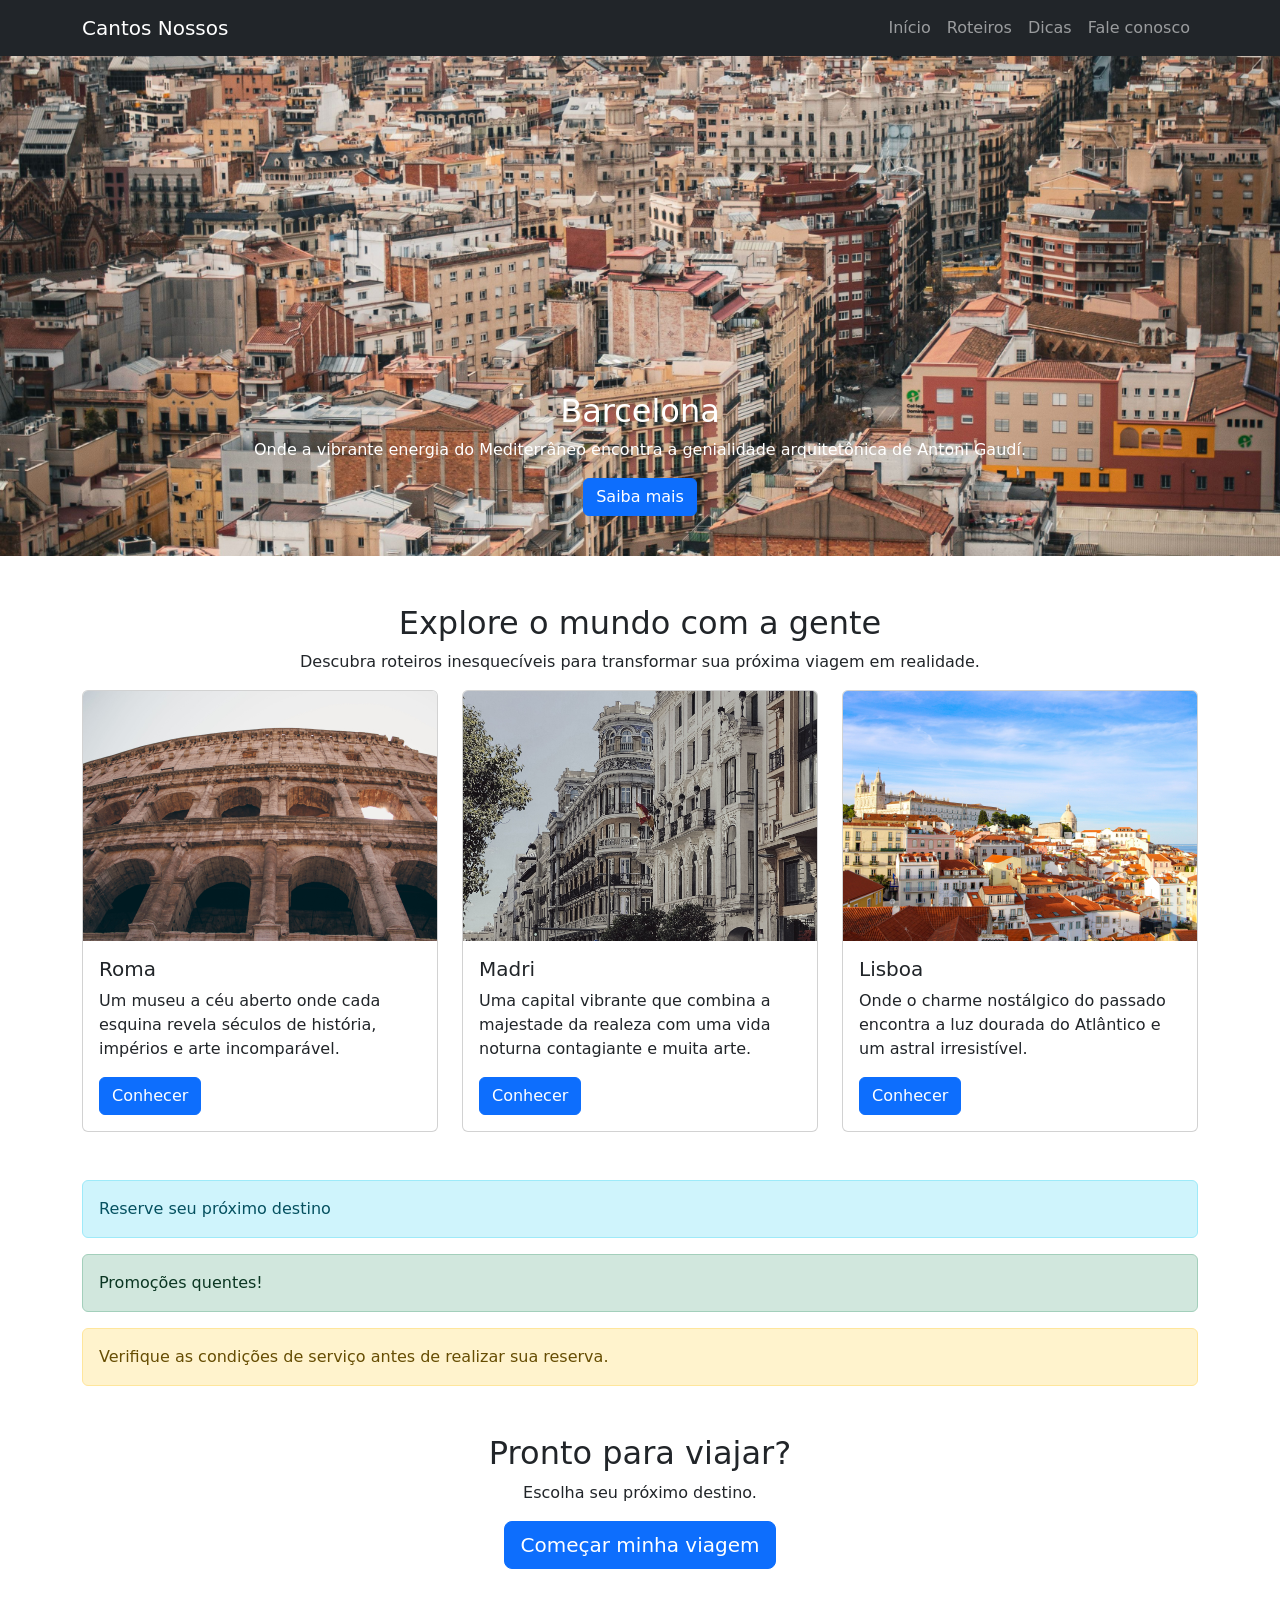
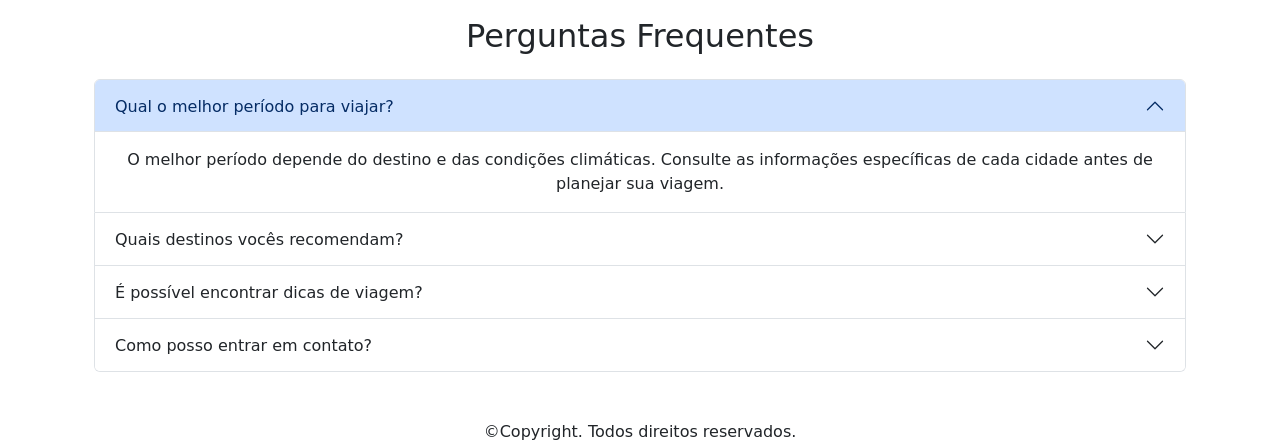
<file: index.html>
<!DOCTYPE html>
<html lang="pt-br">

<head>
    <meta charset="UTF-8">
    <meta name="viewport" content="width=device-width, initial-scale=1.0">
    <link href="https://cdn.jsdelivr.net/npm/bootstrap@5.3.3/dist/css/bootstrap.min.css" rel="stylesheet"> 

    <link rel="stylesheet" href="style.css">
    <title>Cantos Nossos</title>
</head>
<script src="https://cdn.jsdelivr.net/npm/bootstrap@5.3.3/dist/js/bootstrap.bundle.min.js"></script> 

<body>
   <header>
    <nav class="navbar navbar-expand-lg bg-dark navbar-dark">

        <div class="container">
    
            <!-- Nome do site -->
            <a class="navbar-brand" href="#">
                Cantos Nossos
            </a>
    
    
            <!-- Botão hambúrguer -->
            <button class="navbar-toggler"
                    type="button"
                    data-bs-toggle="collapse"
                    data-bs-target="#menu">
    
                <span class="navbar-toggler-icon"></span>
    
            </button>
    
    
            <!-- Menu -->
            <div class="collapse navbar-collapse" id="menu">
    
                <div class="navbar-nav ms-auto">
    
                    <a class="nav-link" href="#">
                        Início
                    </a>
    
                    <a class="nav-link" href="#">
                        Roteiros
                    </a>
    
                    <a class="nav-link" href="#">
                        Dicas
                    </a>
    
                    <a class="nav-link" href="#">
                        Fale conosco
                    </a>
    
                </div>
    
            </div>
    
        </div>
    
    </nav>
    

    <div id="carouselTurismo" class="carousel slide" data-bs-ride="carousel"> 

        <div class="carousel-inner"> 
            <div class="carousel-item active"> 

                <img src="./aula-front-end/Assets/img/barcelona.jpg" class="d-block w-100" alt="Destino turístico" style="width: 550px; height: 500px;  object-fit: cover;"> 

                <div class="carousel-caption"> 
                    <h2>Barcelona</h2> 
                    <p>Onde a vibrante energia do Mediterrâneo encontra a genialidade arquitetônica de Antoni Gaudí.</p> 
                    <button class="btn btn-primary">Saiba mais</button> 
                    
                </div>
            </div>
                
                <div class="carousel-item"> 
                    <img src="./aula-front-end/Assets/img/paris.jpg" class="d-block w-100"  style="width: 550; height: 500px;  object-fit: cover;"> 
            
                    <div class="carousel-caption">
                        <h2>Paris</h2>
                        <p>O berço mundial da elegância, da alta gastronomia e de monumentos que marcam a história.</p>
                        <button class="btn btn-primary">Saiba mais</button> 
                         </div> 
                </div> 
            
                <div class="carousel-item"> 
            
                    <img src="./aula-front-end/Assets/img/veneza.jpg" class="d-block w-100" style="width: 550; height: 500px;  object-fit: cover;">              
                    <div class="carousel-caption"> 
                        <h2>Veneza</h2> 
                        <p>Uma obra-prima a céu aberto onde as ruas são substituídas por canais e o tempo parece parar.</p>  
                    <button class="btn btn-primary">Saiba mais</button>
                    </div> 
                </div>

              
           
        </div> 
    </div>


    <section class="container my-5">

        <h2 class="text-center">
            Explore o mundo com a gente
        </h2>
    
        <p class="text-center">
            Descubra roteiros inesquecíveis para transformar sua próxima viagem em realidade.
        </p>
    
        <div class="row">
    
            <!-- Card 1 - Roma -->
            <div class="col-md-4">
                <div class="card" style="width: 100%;">
    
                    <img src="./aula-front-end/Assets/img/roma.jpg"
                         class="card-img-top"
                         alt="Roma"
                         style="height: 250px; object-fit: cover;">
    
                    <div class="card-body">
    
                        <h5 class="card-title">
                            Roma
                        </h5>
    
                        <p class="card-text">
                            Um museu a céu aberto onde cada esquina revela séculos de história, impérios e arte incomparável.
                        </p>
    
                        <button class="btn btn-primary"

                        data-bs-toggle="modal"
                        
                        data-bs-target="#modalRoma">
                        
                          Conhecer
                        
                        </button>
    
    
                    </div>
                </div>
            </div>
    
            <div class="modal fade" id="modalRoma">

                <div class="modal-dialog">
                
                <div class="modal-content">
                
                <div class="modal-header">
                
                <h5 class="modal-title">Roma</h5>
                
                <button type="button" class="btn-close" data-bs-dismiss="modal"></button>
                
                
                </div>
                
                <img src="./aula-front-end/Assets/img/roma.jpg"
                         class="card-img-top"
                         alt="Roma"
                         style="height: 250px; object-fit: cover;">
                <div class="modal-body">
                
                <p>Um museu a céu aberto onde cada esquina revela séculos de história, impérios e arte incomparável.</p>
                
                </div>
                
                <div class="modal-footer">
                
                <button type="button" class="btn btn-secondary" data-bs-dismiss="modal">Fechar</button>
                
                </div>
                
                </div>
                
                </div>
                
                </div>
            <!-- Card 2 - Madri -->
            <div class="col-md-4">
                <div class="card" style="width: 100%;">
    
                    <img src="./aula-front-end/Assets/img/madri.jpg"
                         class="card-img-top"
                         alt="Madri"
                         style="height: 250px; object-fit: cover;">
    
                    <div class="card-body">
    
                        <h5 class="card-title">
                            Madri
                        </h5>
    
                        <p class="card-text">
                            Uma capital vibrante que combina a majestade da realeza com uma vida noturna contagiante e muita arte.
                        </p>
    
                        <button class="btn btn-primary"

                        data-bs-toggle="modal"
                        
                        data-bs-target="#modalMadri">
                        
                          Conhecer
                        
                        </button>
    
    
                    </div>
                </div>
            </div>
            <div class="modal fade" id="modalMadri">

                <div class="modal-dialog">
                
                <div class="modal-content">
                
                <div class="modal-header">
                
                <h5 class="modal-title">Madri</h5>
                
                <button type="button" class="btn-close" data-bs-dismiss="modal"></button>
                
            
                </div>
                
                <img src="./aula-front-end/Assets/img/madri.jpg"
                         class="card-img-top"
                         alt="Madri"
                         style="height: 250px; object-fit: cover;">
                <div class="modal-body">
                
                <p> Uma capital vibrante que combina a majestade da realeza com uma vida noturna contagiante e muita arte.</p>
                
                </div>
                
                <div class="modal-footer">
                
                <button type="button" class="btn btn-secondary" data-bs-dismiss="modal">Fechar</button>
                
                </div>
                
                </div>
                
                </div>
                
                </div>
    
            <!-- Card 3 - Lisboa -->
            <div class="col-md-4">
                <div class="card" style="width: 100%;">
    
                    <img src="./aula-front-end/Assets/img/lisboa.jpg"
                         class="card-img-top"
                         alt="Lisboa"
                         style="height: 250px; object-fit: cover;">
    
                    <div class="card-body">
    
                        <h5 class="card-title">
                            Lisboa
                        </h5>
    
                        <p class="card-text">
                            Onde o charme nostálgico do passado encontra a luz dourada do Atlântico e um astral irresistível.
                        </p>
    
                        <button class="btn btn-primary"

                        data-bs-toggle="modal"
                        
                        data-bs-target="#modalLisboa">
                        
                          Conhecer
                        
                        </button>
    
                    </div>
                </div>
            </div>
    
        </div>
        <div class="modal fade" id="modalLisboa">

            <div class="modal-dialog">
            
            <div class="modal-content">
            
            <div class="modal-header">
            
            <h5 class="modal-title">Lisboa</h5>
            
            <button type="button" class="btn-close" data-bs-dismiss="modal"></button>
             
            
            </div>
            
            <img src="./aula-front-end/Assets/img/lisboa.jpg"
                         class="card-img-top"
                         alt="Lisboa"
                         style="height: 250px; object-fit: cover;">
            <div class="modal-body">
            
            <p> Onde o charme nostálgico do passado encontra a luz dourada do Atlântico e um astral irresistível.</p>
            
            </div>
            
            <div class="modal-footer">
            
            <button type="button" class="btn btn-secondary" data-bs-dismiss="modal">Fechar</button>
            
            </div>
            
            </div>
            
            </div>
            
            </div>
    </section>

       
        <div class="container my-5">
         
           <div class="alert alert-info">
         
           Reserve seu próximo destino
         
           </div>
         
           <div class="alert alert-success">
         
           Promoções quentes!
         
           </div>
       
           <div class="alert alert-warning">
         
           Verifique as condições de serviço antes de realizar sua reserva.
         
           </div>
         
          </div>
       
          <section class="container text-center my-5">
       
       
        <h2>Pronto para viajar?</h2>
       
        <p>Escolha seu próximo destino.</p>
       
        <button class="btn btn-primary btn-lg">
       
          Começar minha viagem
       
        </button>
       
        <section class="container my-5">

            <h2 class="text-center mb-4">
                Perguntas Frequentes
            </h2>
        
            <div class="accordion" id="faq">
        
                <!-- Pergunta 1 -->
                <div class="accordion-item">
        
                    <h2 class="accordion-header">
                        <button class="accordion-button"
                                type="button"
                                data-bs-toggle="collapse"
                                data-bs-target="#pergunta1">
        
                            Qual o melhor período para viajar?
        
                        </button>
                    </h2>
        
                    <div id="pergunta1"
                         class="accordion-collapse collapse show"
                         data-bs-parent="#faq">
        
                        <div class="accordion-body">
                            O melhor período depende do destino e das condições climáticas.
                            Consulte as informações específicas de cada cidade antes de planejar sua viagem.
                        </div>
        
                    </div>
        
                </div>
        
        
                <!-- Pergunta 2 -->
                <div class="accordion-item">
        
                    <h2 class="accordion-header">
                        <button class="accordion-button collapsed"
                                type="button"
                                data-bs-toggle="collapse"
                                data-bs-target="#pergunta2">
        
                            Quais destinos vocês recomendam?
        
                        </button>
                    </h2>
        
                    <div id="pergunta2"
                         class="accordion-collapse collapse"
                         data-bs-parent="#faq">
        
                        <div class="accordion-body">
                            Temos diversos destinos incríveis, como Roma, Madri, Lisboa,
                            Barcelona, Paris e Veneza.
                        </div>
        
                    </div>
        
                </div>
        
        
                <!-- Pergunta 3 -->
                <div class="accordion-item">
        
                    <h2 class="accordion-header">
                        <button class="accordion-button collapsed"
                                type="button"
                                data-bs-toggle="collapse"
                                data-bs-target="#pergunta3">
        
                            É possível encontrar dicas de viagem?
        
                        </button>
                    </h2>
        
                    <div id="pergunta3"
                         class="accordion-collapse collapse"
                         data-bs-parent="#faq">
        
                        <div class="accordion-body">
                            Sim! Na seção de dicas você pode encontrar informações
                            para ajudar a planejar sua próxima viagem.
                        </div>
        
                    </div>
        
                </div>
        
        
                <!-- Pergunta 4 -->
                <div class="accordion-item">
        
                    <h2 class="accordion-header">
                        <button class="accordion-button collapsed"
                                type="button"
                                data-bs-toggle="collapse"
                                data-bs-target="#pergunta4">
        
                            Como posso entrar em contato?
        
                        </button>
                    </h2>
        
                    <div id="pergunta4"
                         class="accordion-collapse collapse"
                         data-bs-parent="#faq">
        
                        <div class="accordion-body">
                            Você pode entrar em contato conosco através da seção
                            "Fale conosco" no menu principal.
                        </div>
        
                    </div>
        
                </div>
        
            </div>
        
        </section>
        
       
</header>
<footer> &copy;Copyright. Todos direitos reservados.</footer>

</body>

</html>
</file>
<file: style.css>
footer{
    text-align: center;
}

.carousel-item img {
height: 500px;
object-fit: cover;
}


.card {
height: 100%;
transition: 0.3s;

}

.card:hover {
    transform: translateY(-5px);
}
</file>
